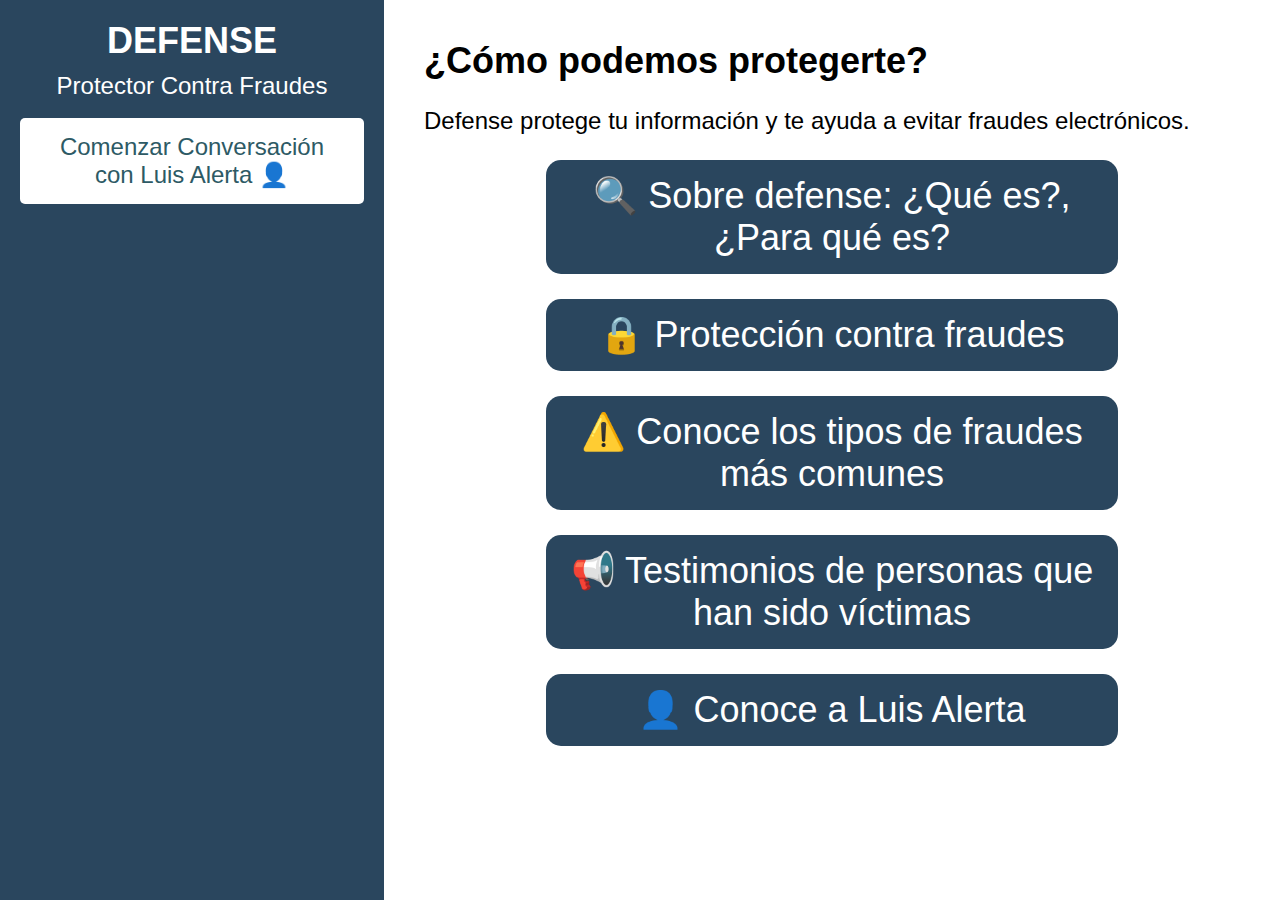
<file: defense/target/classes/templates/index.html>
<!DOCTYPE html>
<html lang="es" xmlns:th="http://www.thymeleaf.org">
<head>
    <meta charset="UTF-8">
    <meta name="viewport" content="width=device-width, initial-scale=1.0">
    <title>DEFENSE - Protección contra fraudes</title>
    <style>
        * {
            margin: 0;
            padding: 0;
            box-sizing: border-box;
            font-family: Arial, sans-serif;
        }

        html, body {
            width: 100%;
            height: 100%;
            background-color: #f4f4f4;
            display: flex;
            justify-content: center;
            align-items: center;
        }

        .container {
            display: flex;
            width: 100%;
            height: 100vh; /* Asegura que ocupe toda la altura de la ventana */
            max-width: 1400px;
        }

        .sidebar {
            font-size: 1.5em;
            width: 30%;
            background-color: #2a465e;
            color: white;
            padding: 20px;
            display: flex;
            flex-direction: column;
            align-items: center;
            height: 100%;
        }

        .sidebar h1 {
            font-size: 1.5em;
            margin-bottom: 10px;
        }

        .alerta-button {
            margin-top: 18px;
            padding: 15px 20px;
            background-color: white;
            color:#2d5a65;
            border: none;
            border-radius: 5px;
            cursor: pointer;
            transition: background-color 0.3s ease;
            font-size: 1em;
        }

        .alerta-button:hover {
            background-color:#2d5a65;
            color: white;
        }

        .content {
            width: 70%;
            padding: 40px;
            background-color: #fff;
            display: flex;
            flex-direction: column;
            align-items: flex-start;
            overflow-y: auto;
            gap: 25px;
            font-size: 1.5em;
        }

        .button-group {
            display: flex;
            flex-direction: column;
            align-items: center;
            gap: 25px;
            width: 100%;
        }

        .button-group button,
        .button-group a {
            width: 70%;
            padding: 15px;
            border: none;
            background-color: #2a465e;
            color: white;
            font-size: 1.5em;
            border-radius: 15px;
            cursor: pointer;
            text-align: center;
            transition: background 0.3s ease;
            text-decoration: none;
        }

        .button-group button:hover,
        .button-group a:hover {
            background-color:#2d5a65;
        }
    </style>
</head>
<body>
    <div class="container">
        <div class="sidebar">
            <h1>DEFENSE</h1>
            <p>Protector Contra Fraudes</p>
            <button class="alerta-button">Comenzar Conversación con Luis Alerta 👤</button>
        </div>
        <div class="content">
            <h2>¿Cómo podemos protegerte?</h2>
            <p>Defense protege tu información y te ayuda a evitar fraudes electrónicos.</p>
            <div class="button-group">
                <a href="/sobre">🔍 Sobre defense: ¿Qué es?, ¿Para qué es?</a>
                <a href="/proteccion">🔒 Protección contra fraudes</a>
                <a href="/tipos">⚠️ Conoce los tipos de fraudes más comunes</a>
                <a href="/testimonios">📢 Testimonios de personas que han sido víctimas</a>
                <button onclick="location.href='#'">👤 Conoce a Luis Alerta</button>
            </div>
        </div>
    </div>
</body>
</html>
</file>
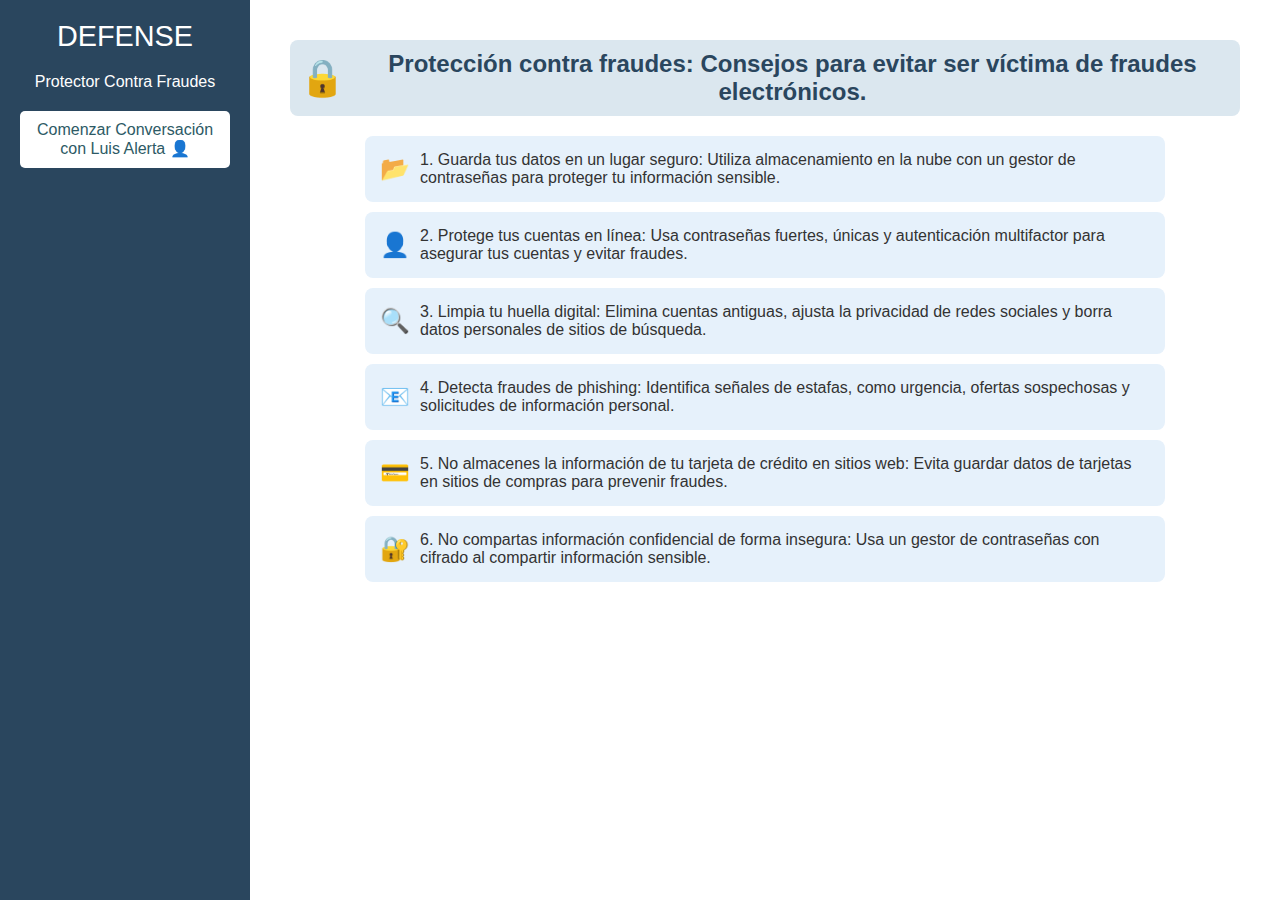
<file: defense/target/classes/templates/proteccion.html>
<!DOCTYPE html>
<html lang="es">
<head>
    <meta charset="UTF-8">
    <meta name="viewport" content="width=device-width, initial-scale=1.0">
    <title>DEFENSE - Protección contra Fraudes</title>
    <style>
        * {
            margin: 0;
            padding: 0;
            box-sizing: border-box;
            font-family: Arial, sans-serif;
        }
        body {
            display: flex;
            height: 100vh;
            background-color: #f4f4f4;
        }
        .sidebar {
            width: 250px;
            background-color: #2a465e;
            color: white;
            display: flex;
            flex-direction: column;
            align-items: center;
            padding: 20px;
        }
        .sidebar a {
            font-size: 1.8em;
            text-decoration: none;
            color: white;
            margin-bottom: 20px;
        }
        .sidebar p {
            font-size: 1em;
            margin-bottom: 20px;
            text-align: center;
        }
        .alerta-button {
            padding: 10px 15px;
            background-color: white;
            color:#2d5a65;
            border: none;
            border-radius: 5px;
            cursor: pointer;
            transition: background-color 0.3s ease;
            font-size: 1em;
        }
        .alerta-button:hover {
            background-color:#2d5a65;
            color: white;
        }
        .content {
            flex: 1;
            padding: 40px;
            background-color: #fff;
            display: flex;
            flex-direction: column;
            align-items: center;
            overflow-y: auto;
            position: relative;
        }
        .content h2 {
            font-size: 1.5em;
            color: #2a465e;
            background-color: #dbe7ef;
            padding: 10px;
            border-radius: 8px;
            width: 100%;
            text-align: center;
            display: flex;
            align-items: center;
            justify-content: center;
            gap: 10px;
            margin-bottom: 20px;
        }
        .advice {
            width: 100%;
            max-width: 800px;
            background-color: #e6f1fb;
            border-radius: 8px;
            padding: 15px;
            display: flex;
            align-items: center;
            margin-bottom: 10px;
            gap: 10px;
            cursor: pointer;
        }
        .advice-icon {
            font-size: 1.5em;
            color: #2a465e;
        }
        .advice-text {
            font-size: 1em;
            color: #333;
            flex: 1;
        }
        .info-card {
            position: absolute;
            right: 20px;
            top: 100px;
            width: 300px;
            background-color: #e0f4ff;
            border-radius: 8px;
            padding: 20px;
            display: none;
            box-shadow: 0 4px 8px rgba(0,0,0,0.1);
            z-index: 10;
        }
        .info-card h3 {
            font-size: 1.2em;
            margin-bottom: 10px;
            color: #2a465e;
        }
        .info-card p {
            font-size: 1em;
            margin-bottom: 10px;
            color: #333;
        }
        .info-card .app-link {
            color: #2a465e;
            text-decoration: none;
            font-weight: bold;
        }
        .info-card .app-link:hover {
            text-decoration: underline;
        }
        .close-button {
            background: none;
            border: none;
            font-size: 1.2em;
            color: #2a465e;
            cursor: pointer;
            position: absolute;
            top: 10px;
            right: 10px;
        }
        .overlay {
            position: fixed;
            top: 0;
            left: 0;
            width: 100%;
            height: 100%;
            background: rgba(0, 0, 0, 0.5);
            display: none;
            z-index: 5;
        }
    </style>
</head>
<body>
    <div class="sidebar">
        <a href="/">DEFENSE</a>
        <p>Protector Contra Fraudes</p>
        <button class="alerta-button">Comenzar Conversación con Luis Alerta 👤</button>
    </div>
    <div class="content">
        <h2><span class="advice-icon">🔒</span>Protección contra fraudes: Consejos para evitar ser víctima de fraudes electrónicos.</h2>

        <div class="advice" onclick="showInfo(1)">
            <span class="advice-icon">📂</span>
            <div class="advice-text">1. Guarda tus datos en un lugar seguro: Utiliza almacenamiento en la nube con un gestor de contraseñas para proteger tu información sensible.</div>
        </div>

        <div class="advice" onclick="showInfo(2)">
            <span class="advice-icon">👤</span>
            <div class="advice-text">2. Protege tus cuentas en línea: Usa contraseñas fuertes, únicas y autenticación multifactor para asegurar tus cuentas y evitar fraudes.</div>
        </div>

        <div class="advice" onclick="showInfo(3)">
            <span class="advice-icon">🔍</span>
            <div class="advice-text">3. Limpia tu huella digital: Elimina cuentas antiguas, ajusta la privacidad de redes sociales y borra datos personales de sitios de búsqueda.</div>
        </div>

        <div class="advice" onclick="showInfo(4)">
            <span class="advice-icon">📧</span>
            <div class="advice-text">4. Detecta fraudes de phishing: Identifica señales de estafas, como urgencia, ofertas sospechosas y solicitudes de información personal.</div>
        </div>

        <div class="advice" onclick="showInfo(5)">
            <span class="advice-icon">💳</span>
            <div class="advice-text">5. No almacenes la información de tu tarjeta de crédito en sitios web: Evita guardar datos de tarjetas en sitios de compras para prevenir fraudes.</div>
        </div>

        <div class="advice" onclick="showInfo(6)">
            <span class="advice-icon">🔐</span>
            <div class="advice-text">6. No compartas información confidencial de forma insegura: Usa un gestor de contraseñas con cifrado al compartir información sensible.</div>
        </div>

        <div class="overlay" id="overlay" onclick="hideInfo()"></div>
        
        <div class="info-card" id="infoCard">
            <button class="close-button" onclick="hideInfo()">✖</button>
            <h3 id="infoTitle"></h3>
            <p id="infoContent"></p>
            <p id="appLinks"></p>
        </div>
    </div>

    <script>
        function showInfo(id) {
            const infoCard = document.getElementById('infoCard');
            const overlay = document.getElementById('overlay');
            const infoTitle = document.getElementById('infoTitle');
            const infoContent = document.getElementById('infoContent');
            const appLinks = document.getElementById('appLinks');
            
            const infoData = {
                1: {
                    title: "Guarda tus datos en un lugar seguro",
                    content: "Utiliza almacenamiento seguro en la nube para mantener protegida tu información sensible y accesible solo a ti.",
                    apps: [
                        { name: "Google Drive", url: "https://www.google.com/drive/" },
                        { name: "Dropbox", url: "https://www.dropbox.com/" }
                    ]
                },
                2: {
                    title: "Protege tus cuentas en línea",
                    content: "Configura contraseñas seguras y únicas, y usa autenticación multifactor para mayor seguridad.",
                    apps: [
                        { name: "Authy", url: "https://authy.com/" },
                        { name: "Microsoft Authenticator", url: "https://www.microsoft.com/en-us/security/mobile-authenticator-app" }
                    ]
                },
                3: {
                    title: "Limpia tu huella digital",
                    content: "Elimina perfiles antiguos y revisa las configuraciones de privacidad en redes sociales para proteger tus datos.",
                    apps: [
                        { name: "Jumbo Privacy", url: "https://www.jumboprivacy.com/" },
                        { name: "DeleteMe", url: "https://joindeleteme.com/" }
                    ]
                },
                4: {
                    title: "Detecta fraudes de phishing",
                    content: "Evita hacer clic en enlaces sospechosos y no proporciones información personal en respuesta a correos o mensajes desconocidos.",
                    apps: [
                        { name: "Canary Mail", url: "https://canarymail.io/" },
                        { name: "Mailwasher", url: "https://www.mailwasher.net/" }
                    ]
                },
                5: {
                    title: "No almacenes la información de tu tarjeta de crédito en sitios web",
                    content: "Es más seguro introducir manualmente la información de tu tarjeta en cada compra.",
                    apps: [
                        { name: "Privacy.com", url: "https://privacy.com/" }
                    ]
                },
                6: {
                    title: "No compartas información confidencial de forma insegura",
                    content: "Usa un gestor de contraseñas con cifrado al compartir información sensible.",
                    apps: [
                        { name: "LastPass", url: "https://www.lastpass.com/" },
                        { name: "1Password", url: "https://1password.com/" }
                    ]
                }
            };

            const selectedInfo = infoData[id];
            infoTitle.textContent = selectedInfo.title;
            infoContent.textContent = selectedInfo.content;

            appLinks.innerHTML = selectedInfo.apps.map(app => `<a href="${app.url}" class="app-link" target="_blank">${app.name}</a>`).join(", ");
            
            infoCard.style.display = 'block';
            overlay.style.display = 'block';
        }
        function hideInfo() {
            document.getElementById('infoCard').style.display = 'none';
            document.getElementById('overlay').style.display = 'none';
        }
    </script>
</body>
</html>
</file>
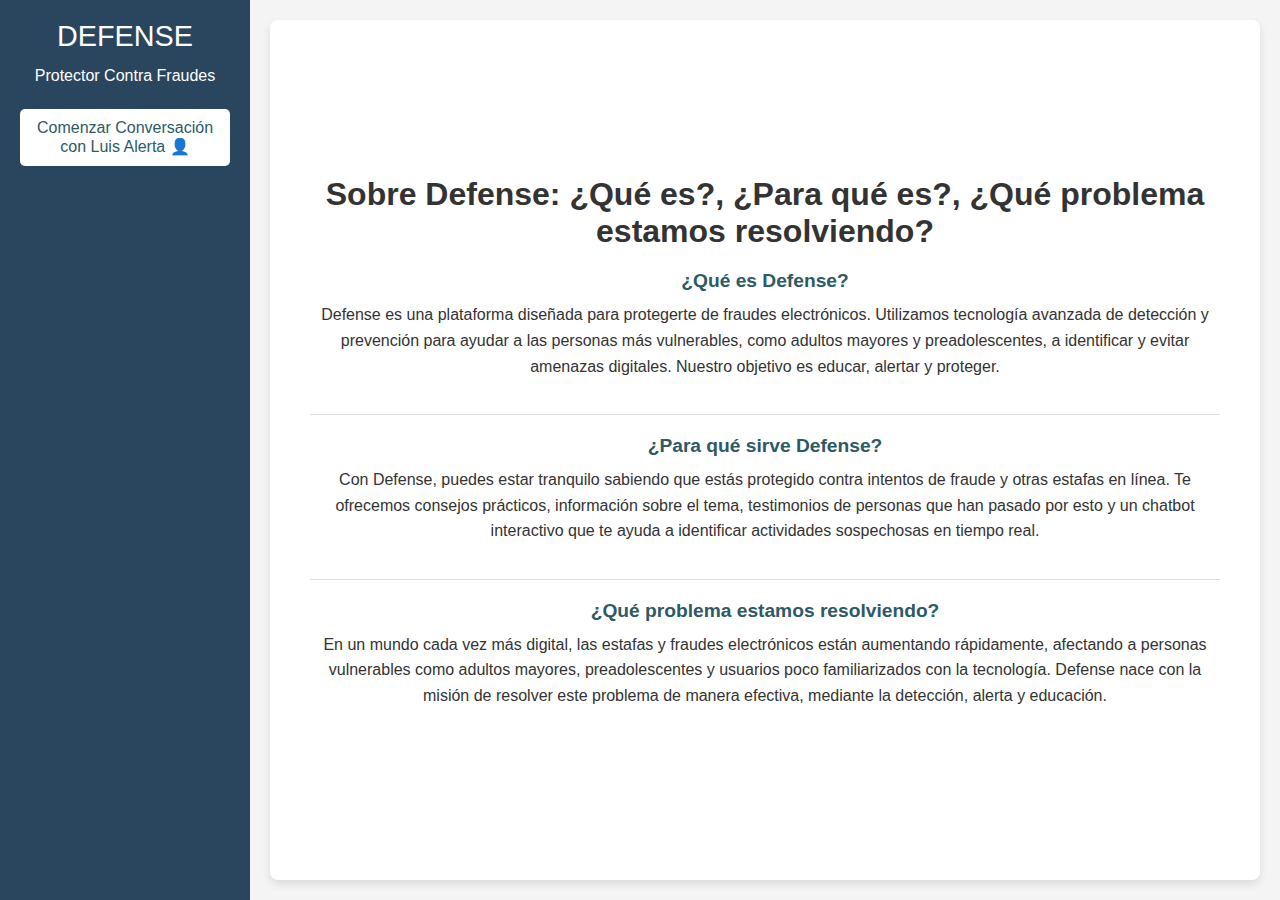
<file: defense/target/classes/templates/sobre.html>
<!DOCTYPE html>
<html lang="es">
<head>
    <meta charset="UTF-8">
    <meta name="viewport" content="width=device-width, initial-scale=1.0">
    <title>DEFENSE - Sobre nosotros</title>
    <style>
        * {
            margin: 0;
            padding: 0;
            box-sizing: border-box;
            font-family: Arial, sans-serif;
        }
        html, body {
            width: 100%;
            height: 100%;
            background-color: #f4f4f4;
            display: flex;
        }
        .sidebar {
            width: 250px;
            background-color: #2a465e;
            color: white;
            display: flex;
            flex-direction: column;
            align-items: center;
            padding: 20px;
        }

        .sidebar h1 {
            font-size: 1.8em;
            margin-bottom: 10px;
        }
        .sidebar a {
            font-size: 1.8em;
            text-decoration: none;
            color: white;
            margin-bottom: 10px;
            cursor: pointer;
        }

        .sidebar p {
            font-size: 1em;
            margin-bottom: 20px;
            text-align: center;
            color: white;
        }

        .alerta-button {
            padding: 10px 15px;
            background-color: white;
            color:#2d5a65;
            border: none;
            border-radius: 5px;
            cursor: pointer;
            transition: background-color 0.3s ease;
            font-size: 1em;
        }

        .alerta-button:hover {
            background-color:#2d5a65;
            color: white;
        }
        .container {
            flex: 1;
            padding: 40px;
            background-color: #fff;
            box-shadow: 0 4px 8px rgba(0, 0, 0, 0.1);
            border-radius: 8px;
            display: flex;
            flex-direction: column;
            justify-content: center;
            align-items: center;
            margin: 20px;
            overflow-y: auto;
        }

        h2 {
            font-size: 2em;
            color: #333;
            margin-bottom: 20px;
            text-align: center;
        }

        h3 {
            color:#2d5a65;
            margin-bottom: 10px;
            font-size: 1.2em;
            text-align: center;
        }

        p {
            color: #333;
            margin-bottom: 15px;
            line-height: 1.6;
            text-align: center;
        }

        hr {
            width: 100%;
            border: none;
            border-top: 1px solid #ddd;
            margin: 20px 0;
        }
        /*no tengo idea de como poner el style en otro lado ---buscar */
    </style>
</head>
<body>
    <div class="sidebar">
        <a href="/">DEFENSE</a>
        <p>Protector Contra Fraudes</p>
        <button class="alerta-button">Comenzar Conversación con Luis Alerta 👤</button>
    </div>
    <div class="container">
        <h2>Sobre Defense: ¿Qué es?, ¿Para qué es?, ¿Qué problema estamos resolviendo?</h2>

        <h3>¿Qué es Defense?</h3>
        <p>Defense es una plataforma diseñada para protegerte de fraudes electrónicos. Utilizamos tecnología avanzada de detección y prevención para ayudar a las personas más vulnerables, como adultos mayores y preadolescentes, a identificar y evitar amenazas digitales. Nuestro objetivo es educar, alertar y proteger.</p>
        <hr>

        <h3>¿Para qué sirve Defense?</h3>
        <p>Con Defense, puedes estar tranquilo sabiendo que estás protegido contra intentos de fraude y otras estafas en línea. Te ofrecemos consejos prácticos, información sobre el tema, testimonios de personas que han pasado por esto y un chatbot interactivo que te ayuda a identificar actividades sospechosas en tiempo real.</p>
        <hr>

        <h3>¿Qué problema estamos resolviendo?</h3>
        <p>En un mundo cada vez más digital, las estafas y fraudes electrónicos están aumentando rápidamente, afectando a personas vulnerables como adultos mayores, preadolescentes y usuarios poco familiarizados con la tecnología. Defense nace con la misión de resolver este problema de manera efectiva, mediante la detección, alerta y educación.</p>
    </div>
</body>
</html>
</file>
